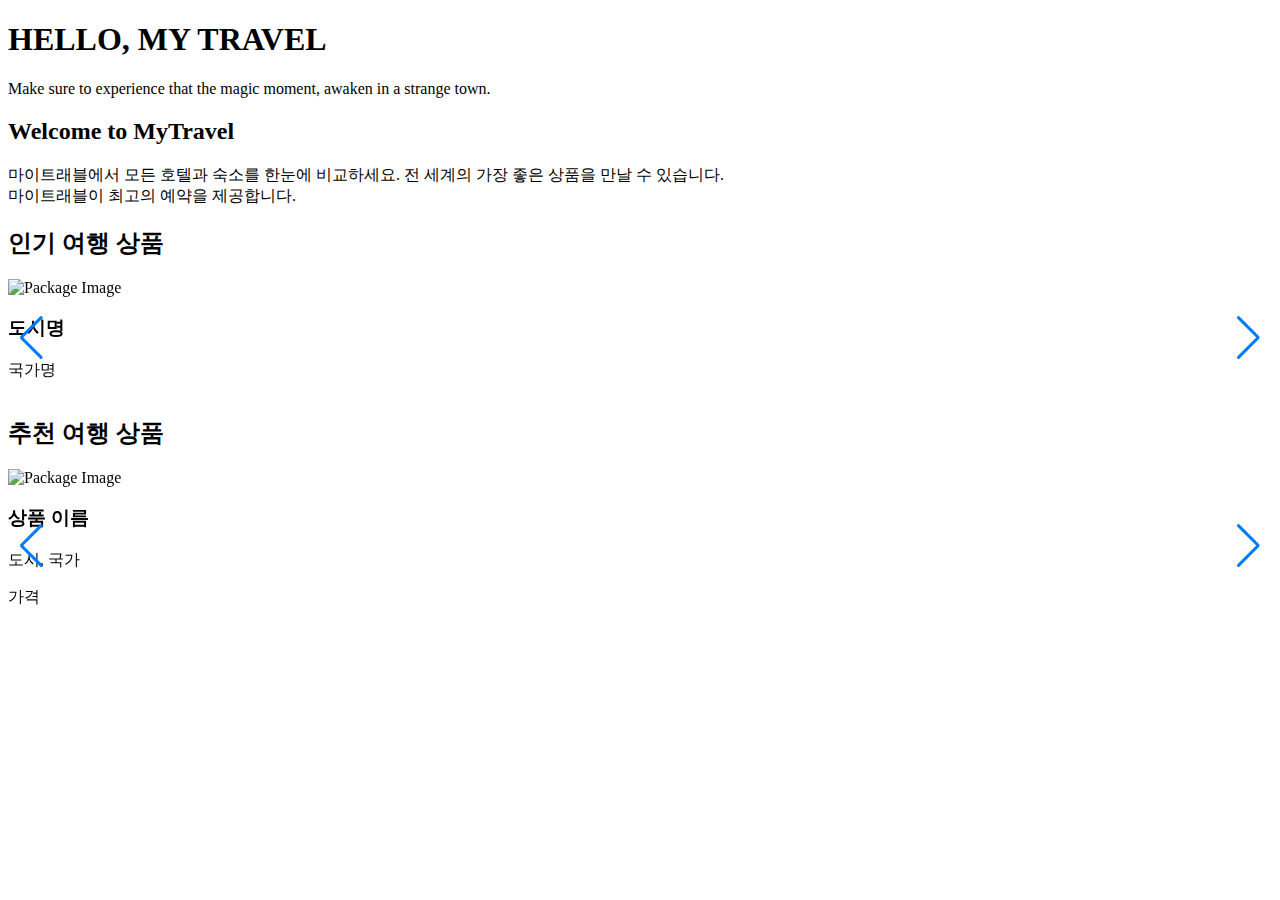
<file: src/main/resources/templates/index.html>
<!DOCTYPE html>
<html lang="ko" xmlns:th="http://www.thymeleaf.org">
<head>
    <meta charset="UTF-8"><title>My Travel - 최고의 여행 파트너</title>
    <link rel="stylesheet" th:href="@{/css/common.css}">
    <!-- 메인 페이지 전용 스타일 로드 -->
    <link rel="stylesheet" th:href="@{/css/pages/main.css}">
    <!-- Swiper.js CSS 추가 -->
    <link rel="stylesheet" href="https://cdn.jsdelivr.net/npm/swiper@11/swiper-bundle.min.css"/>
</head>
<body>
<th:block th:replace="~{fragments/header :: headerFragment}"></th:block>
<section class="hero-section">
    <div class="hero-content">
        <h1>HELLO, MY TRAVEL</h1>
        <p>Make sure to experience that the magic moment, awaken in a strange town.</p>
    </div>
</section>
<section class="welcome-section">
    <h2>Welcome to MyTravel</h2>
    <p>마이트래블에서 모든 호텔과 숙소를 한눈에 비교하세요. 전 세계의 가장 좋은 상품을 만날 수 있습니다.<br>마이트래블이 최고의 예약을 제공합니다.</p>
</section>
<main class="main-content">
    <!-- ========================= 인기 여행 상품 섹션 ========================= -->
    <section class="content-section">
        <h2 class="section-title">인기 여행 상품</h2>
        <!-- Swiper -->
        <div class="swiper popular-swiper">
            <div class="swiper-wrapper">
                <!-- 기존 th:each 루프를 swiper-slide 클래스에 적용 -->
                <div class="swiper-slide" th:each="pkg : ${popularPackages}">
                    <div class="package-card popular-card">
                        <a th:href="@{/packages/{id}(id=${pkg.id})}" class="card-link">
                            <div class="card-image-wrapper">
                                <img th:src="${pkg.thumbnailImageUrl}" alt="Package Image" class="card-image">                                <div class="overlay">
                                    <h3 class="overlay-title" th:text="${pkg.city}">도시명</h3>
                                    <p class="overlay-subtitle" th:text="${pkg.country}">국가명</p>
                                </div>
                            </div>
                        </a>
                    </div>
                </div>
            </div>
            <!-- 슬라이드 좌우 버튼 -->
            <div class="swiper-button-next"></div>
            <div class="swiper-button-prev"></div>
        </div>
    </section>

    <!-- ========================= 추천 여행 상품 섹션 ========================= -->
    <section class="content-section">
        <h2 class="section-title">추천 여행 상품</h2>
        <!-- Swiper -->
        <div class="swiper normal-swiper">
            <div class="swiper-wrapper">
                <!-- 기존 th:each 루프를 swiper-slide 클래스에 적용 -->
                <div class="swiper-slide" th:each="pkg : ${normalPackages}">
                    <div class="package-card normal-card">
                        <a th:href="@{/packages/{id}(id=${pkg.id})}" class="card-link">
                            <div class="card-image-wrapper">
                                <img th:src="${pkg.thumbnailImageUrl}" alt="Package Image" class="card-image">
                            </div>
                            <div class="card-content">
                                <h3 class="card-title" th:text="${pkg.name}">상품 이름</h3>
                                <p class="card-location" th:text="|${pkg.city}, ${pkg.country}|">도시, 국가</p>
                                <p class="card-price" th:text="|₩${#numbers.formatInteger(pkg.price, 3, 'COMMA')}|">가격</p>
                            </div>
                        </a>
                    </div>
                </div>
            </div>
            <!-- 페이지네이션 (점) -->
            <div class="swiper-pagination"></div>
            <!-- 슬라이드 좌우 버튼 -->
            <div class="swiper-button-next"></div>
            <div class="swiper-button-prev"></div>
        </div>
    </section>
</main>
<th:block th:replace="~{fragments/footer :: footerFragment}"></th:block>
<!-- Swiper.js JS 추가 (</body> 태그 바로 위에 추가) -->
<script src="https://cdn.jsdelivr.net/npm/swiper@11/swiper-bundle.min.js"></script>
<!-- 슬라이드 초기화 스크립트 (아래 4단계에서 작성) -->
<script th:src="@{/js/main.js}"></script>
</body>
</html>
</file>
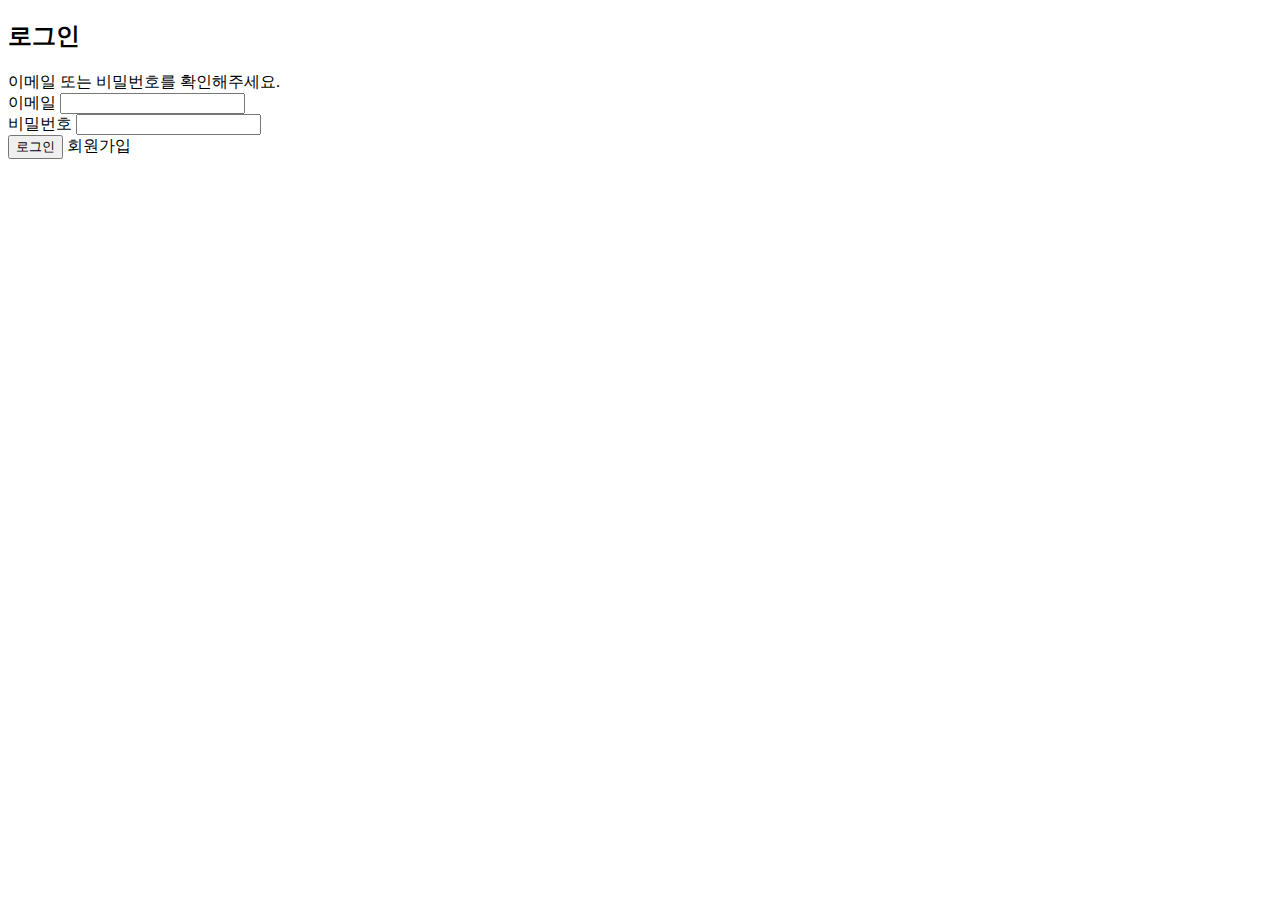
<file: src/main/resources/templates/login.html>
<!DOCTYPE html>
<html lang="ko" xmlns:th="http://www.thymeleaf.org">
<head>
    <meta charset="UTF-8"><title>로그인 - My Travel</title>
    <!-- 공통 스타일 로드 -->
    <link rel="stylesheet" th:href="@{/css/common.css}">
    <!-- 폼 전용 스타일 로드 -->
    <link rel="stylesheet" th:href="@{/css/forms.css}">
</head>
<body>
<th:block th:replace="~{fragments/header :: headerFragment}"></th:block>
<div class="form-container">
    <h2>로그인</h2>
    <form th:action="@{/users/login}" method="post">
        <!-- 로그인 실패 시 에러 메시지 -->
        <div th:if="${param.error}" class="error-message">
            이메일 또는 비밀번호를 확인해주세요.
        </div>

        <!-- 이메일 입력 필드 -->
        <div class="form-group">
            <label for="email">이메일</label>
            <input type="email" id="email" name="email" class="form-input">
        </div>

        <!-- 비밀번호 입력 필드 -->
        <div class="form-group">
            <label for="password">비밀번호</label>
            <input type="password" id="password" name="password" class="form-input">
        </div>

        <!-- ======== 버튼 그룹 (수정된 부분) ======== -->
        <div class="button-group">
            <!-- 기존 로그인 버튼 -->
            <button type="submit" class="btn-submit">로그인</button>
            <!-- 회원가입 페이지로 이동하는 링크 버튼 (추가) -->
            <a th:href="@{/users/signup}" class="btn-secondary">회원가입</a>
        </div>
        <!-- ======================================= -->

    </form>
</div>
<th:block th:replace="~{fragments/footer :: footerFragment}"></th:block>
</body>
</html>
</file>
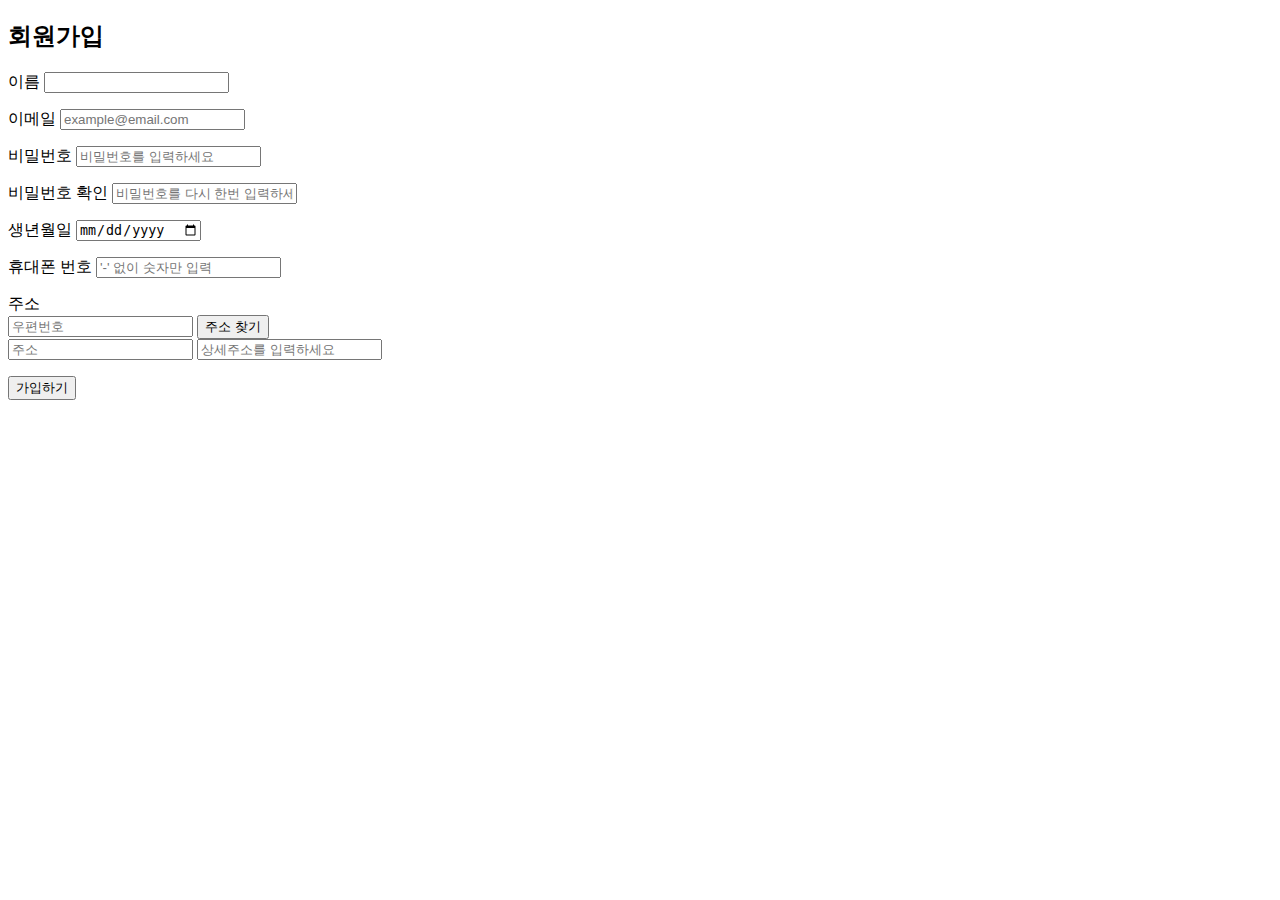
<file: src/main/resources/templates/signup.html>
<!DOCTYPE html>
<html lang="ko" xmlns:th="http://www.thymeleaf.org">
<head>
    <meta charset="UTF-8"><title>회원가입 - My Travel</title>
    <!-- 공통 스타일 로드 -->
    <link rel="stylesheet" th:href="@{/css/common.css}">
    <!-- 폼 기본 스타일 로드 -->
    <link rel="stylesheet" th:href="@{/css/forms.css}">
    <!-- 회원가입 페이지 전용 스타일 로드 -->
    <link rel="stylesheet" th:href="@{/css/pages/signup.css}">
</head>
<body>
<th:block th:replace="~{fragments/header :: headerFragment}"></th:block>

<div class="form-container">
    <h2>회원가입</h2>
    <form th:action="@{/users/signup}" th:object="${userSignUpDto}" method="post">
        <!-- ===== 글로벌 에러 메시지 ===== -->
        <div th:if="${#fields.hasGlobalErrors()}"><p class="error-message" th:each="err : ${#fields.globalErrors()}" th:text="${err}"></p></div>

        <!-- ===== 이름 ===== -->
        <div class="form-group">
            <label for="name">이름</label>
            <input type="text" id="name" th:field="*{name}" class="form-input">
            <p th:if="${#fields.hasErrors('name')}" th:errors="*{name}" class="error-message"></p>
        </div>

        <!-- ===== 이메일 ===== -->
        <div class="form-group">
            <label for="email">이메일</label>
            <input type="email" id="email" th:field="*{email}" class="form-input" placeholder="example@email.com">
            <p th:if="${#fields.hasErrors('email')}" th:errors="*{email}" class="error-message"></p>
        </div>

        <!-- ===== 비밀번호 ===== -->
        <div class="form-group">
            <label for="password">비밀번호</label>
            <input type="password" id="password" th:field="*{password}" class="form-input" placeholder="비밀번호를 입력하세요">
            <p th:if="${#fields.hasErrors('password')}" th:errors="*{password}" class="error-message"></p>
        </div>

        <!-- ===== 비밀번호 확인 ===== -->
        <div class="form-group">
            <label for="passwordConfirm">비밀번호 확인</label>
            <input type="password" id="passwordConfirm" th:field="*{passwordConfirm}" class="form-input" placeholder="비밀번호를 다시 한번 입력하세요">
            <p th:if="${#fields.hasErrors('passwordConfirm')}" th:errors="*{passwordConfirm}" class="error-message"></p>
        </div>

        <!-- ===== 생년월일 ===== -->
        <div class="form-group">
            <label for="birthdate">생년월일</label>
            <input type="date" id="birthdate" th:field="*{birthdate}" class="form-input">
            <p th:if="${#fields.hasErrors('birthdate')}" th:errors="*{birthdate}" class="error-message"></p>
        </div>

        <!-- ===== 휴대폰 번호 ===== -->
        <div class="form-group">
            <label for="phoneNumber">휴대폰 번호</label>
            <input type="tel" id="phoneNumber" th:field="*{phoneNumber}" class="form-input" placeholder="'-' 없이 숫자만 입력">
            <p th:if="${#fields.hasErrors('phoneNumber')}" th:errors="*{phoneNumber}" class="error-message"></p>
        </div>

        <!-- ===== 주소 (API 연동) ===== -->
        <div class="form-group">
            <label>주소</label>
            <div class="address-group">
                <input type="text" id="postcode" th:field="*{postcode}" class="form-input" placeholder="우편번호" readonly>
                <button type="button" id="btn-find-address" class="btn-find-address">주소 찾기</button>
            </div>
            <input type="text" id="address" th:field="*{address}" class="form-input" placeholder="주소" readonly>
            <input type="text" id="addressDetail" th:field="*{addressDetail}" class="form-input" placeholder="상세주소를 입력하세요">
            <p th:if="${#fields.hasErrors('address')}" th:errors="*{address}" class="error-message"></p>
            <p th:if="${#fields.hasErrors('addressDetail')}" th:errors="*{addressDetail}" class="error-message"></p>
        </div>

        <button type="submit" class="btn-submit">가입하기</button>
    </form>
</div>

<th:block th:replace="~{fragments/footer :: footerFragment}"></th:block>

<!-- Daum 우편번호 서비스 API 스크립트 로드 -->
<script src="//t1.daumcdn.net/mapjsapi/bundle/postcode/prod/postcode.v2.js"></script>
<!-- 회원가입 페이지 전용 스크립트 로드 -->
<script th:src="@{/js/signup.js}"></script>

</body>
</html>
</file>
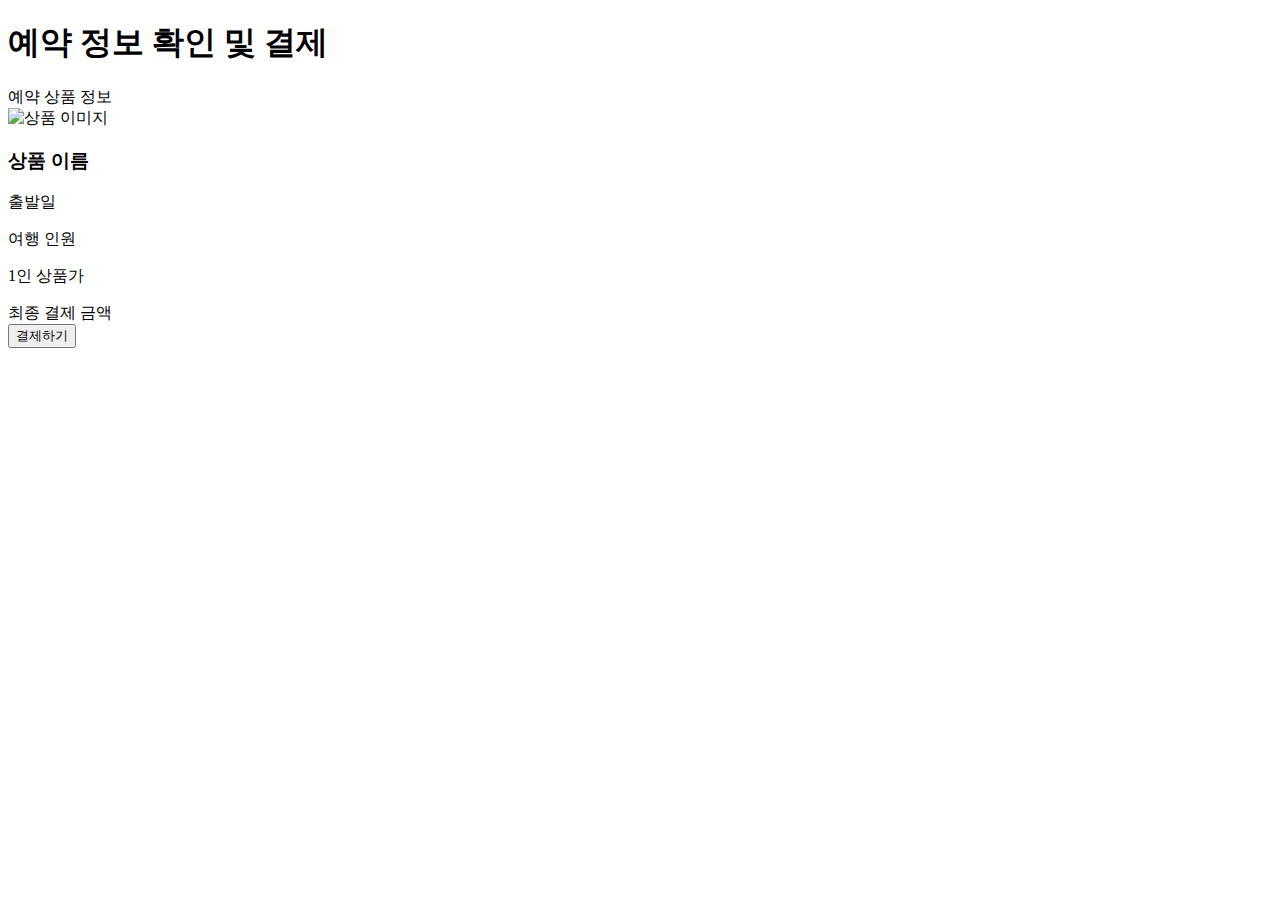
<file: src/main/resources/templates/booking/form.html>
<!DOCTYPE html>
<html lang="ko" xmlns:th="http://www.thymeleaf.org">
<head>
    <meta charset="UTF-8">
    <title>예약 및 결제 - My Travel</title>
    <!-- CSRF 토큰을 JavaScript에서 사용하기 위해 meta 태그에 추가 -->
    <meta name="_csrf" th:content="${_csrf.token}"/>
    <meta name="_csrf_header" th:content="${_csrf.headerName}"/>

    <link rel="stylesheet" th:href="@{/css/common.css}">
    <link rel="stylesheet" th:href="@{/css/pages/booking.css}">

    <!-- jQuery (아임포트 라이브러리가 jQuery에 의존) -->
    <script src="https://code.jquery.com/jquery-3.6.0.min.js"></script>
    <!-- 아임포트 라이브러리 -->
    <script src="https://cdn.iamport.kr/js/iamport.payment-1.2.0.js"></script>
</head>
<body>
<th:block th:replace="~{fragments/header :: headerFragment}"></th:block>

<div class="booking-page-container">
    <header class="booking-header">
        <h1>예약 정보 확인 및 결제</h1>
    </header>

    <main class="booking-container">
        <!-- 숨겨진 데이터: JavaScript에서 사용 -->
        <input type="hidden" id="packageId" th:value="${bookingInfo.packageId}">
        <input type="hidden" id="departureDate" th:value="${bookingInfo.departureDate}">
        <input type="hidden" id="travelerCount" th:value="${bookingInfo.travelerCount}">

        <!-- 예약 정보 표시 영역 -->
        <section class="info-column">
            <div class="summary-card">
                <div class="summary-card-header">예약 상품 정보</div>
                <div class="summary-card-body">
                    <div class="product-info">
                        <img th:src="${packageInfo.thumbnailImageUrl}" alt="상품 이미지" class="product-image">
                        <div class="product-details">
                            <h3 th:text="${packageInfo.name}">상품 이름</h3>
                            <p th:text="|${packageInfo.country} / ${packageInfo.city}|"></p>
                        </div>
                    </div>
                    <div class="booking-details-list">
                        <dl><dt>출발일</dt><dd th:text="${bookingInfo.departureDate}"></dd></dl>
                        <dl><dt>여행 인원</dt><dd th:text="|총 ${bookingInfo.travelerCount}명|"></dd></dl>
                        <dl><dt>1인 상품가</dt><dd th:text="|₩${#numbers.formatInteger(packageInfo.price, 3, 'COMMA')}|"></dd></dl>
                    </div>
                </div>
            </div>
        </section>

        <!-- 결제 진행 영역 -->
        <aside class="payment-column">
            <div class="payment-box">
                <div class="final-price">
                    <div>
                        <span>최종 결제 금액</span>
                        <strong th:text="|₩${#numbers.formatInteger(totalPrice, 3, 'COMMA')}|"></strong>
                    </div>
                </div>
                <button type="button" id="payment-btn">결제하기</button>
            </div>
        </aside>
    </main>
</div>

<th:block th:replace="~{fragments/footer :: footerFragment}"></th:block>
<script th:src="@{/js/booking.js}"></script>
</body>
</html>
</file>
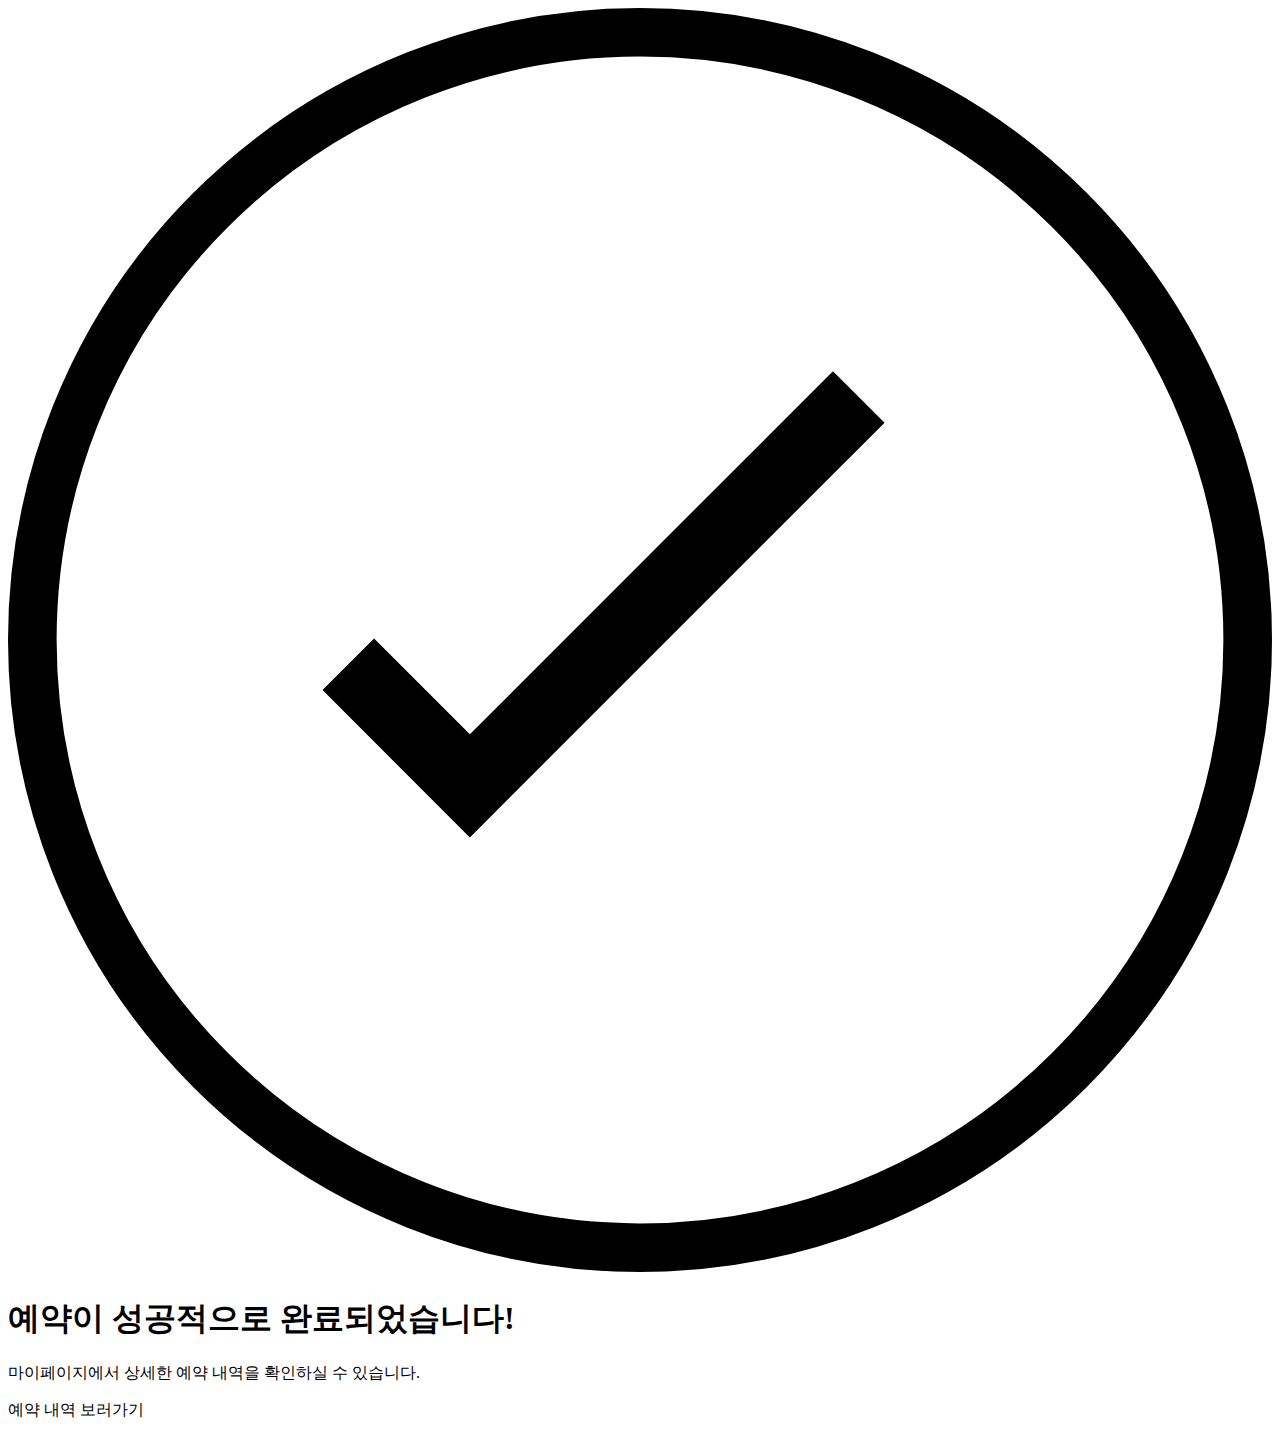
<file: src/main/resources/templates/booking/success.html>
<!DOCTYPE html>
<html lang="ko" xmlns:th="http://www.thymeleaf.org">
<head>
    <meta charset="UTF-8">
    <title>예약 완료 - My Travel</title>
    <link rel="stylesheet" th:href="@{/css/common.css}">
    <link rel="stylesheet" th:href="@{/css/pages/booking.css}">
</head>
<body>
<th:block th:replace="~{fragments/header :: headerFragment}"></th:block>

<div class="booking-page-container">
    <div class="success-container">
        <svg class="success-icon" xmlns="http://www.w3.org/2000/svg" viewBox="0 0 52 52">
            <circle cx="26" cy="26" r="25" fill="none" stroke="currentColor" stroke-width="2"/>
            <path fill="none" stroke="currentColor" stroke-width="3" d="M14 27l5 5 16-16"/>
        </svg>
        <h1>예약이 성공적으로 완료되었습니다!</h1>
        <p>마이페이지에서 상세한 예약 내역을 확인하실 수 있습니다.</p>
        <a th:href="@{/users/mypage/bookings}" class="btn">예약 내역 보러가기</a>
    </div>
</div>

<th:block th:replace="~{fragments/footer :: footerFragment}"></th:block>
</body>
</html>
</file>
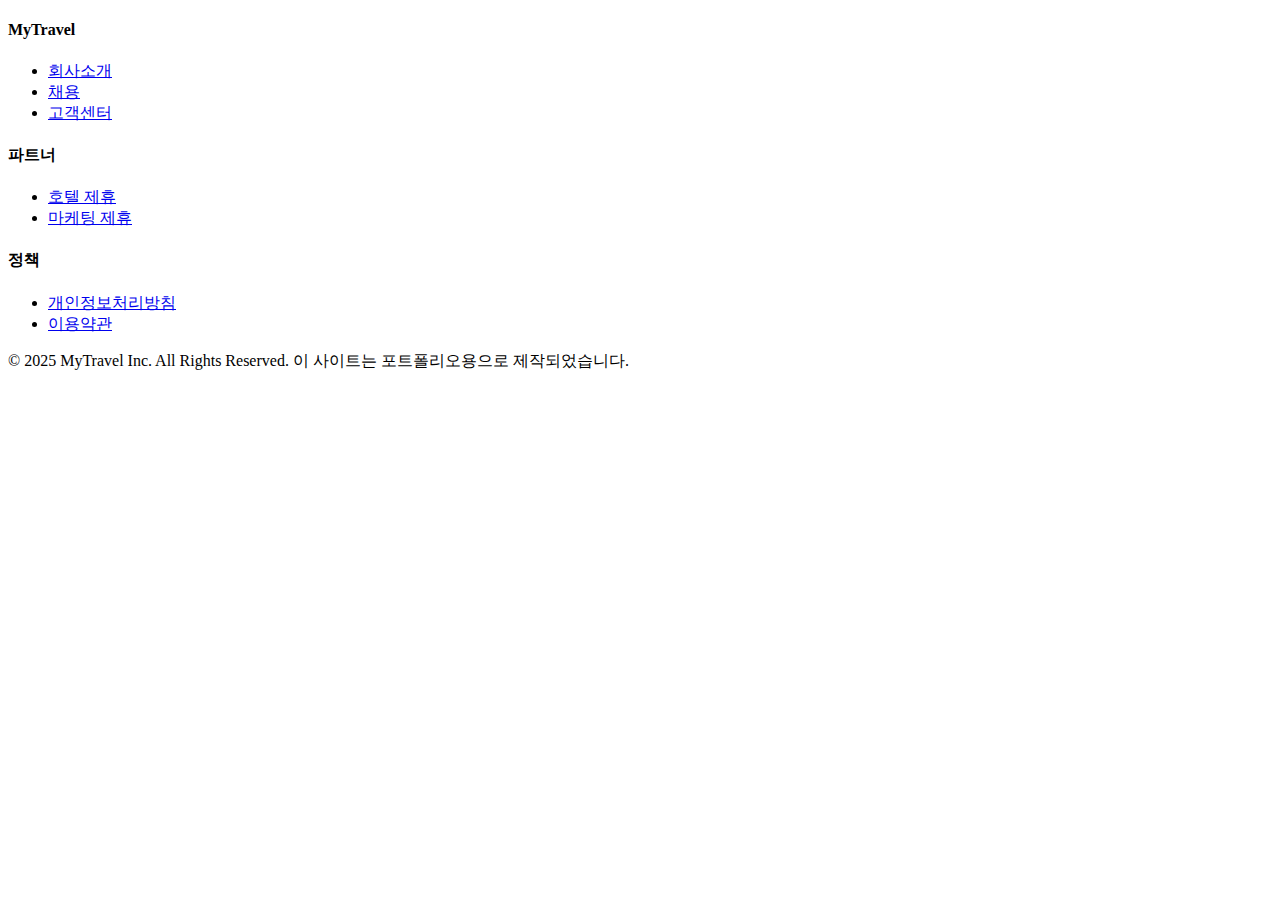
<file: src/main/resources/templates/fragments/footer.html>
<!DOCTYPE html>
<html xmlns:th="http://www.thymeleaf.org">
<footer class="site-footer" th:fragment="footerFragment">
    <div class="footer-container">
        <div class="footer-section">
            <h4>MyTravel</h4>
            <ul>
                <li><a href="#">회사소개</a></li>
                <li><a href="#">채용</a></li>
                <li><a href="#">고객센터</a></li>
            </ul>
        </div>
        <div class="footer-section">
            <h4>파트너</h4>
            <ul>
                <li><a href="#">호텔 제휴</a></li>
                <li><a href="#">마케팅 제휴</a></li>
            </ul>
        </div>
        <div class="footer-section">
            <h4>정책</h4>
            <ul>
                <li><a href="#">개인정보처리방침</a></li>
                <li><a href="#">이용약관</a></li>
            </ul>
        </div>
    </div>
    <div class="footer-bottom">
        <p>© 2025 MyTravel Inc. All Rights Reserved. 이 사이트는 포트폴리오용으로 제작되었습니다.</p>
    </div>
</footer>
</html>
</file>
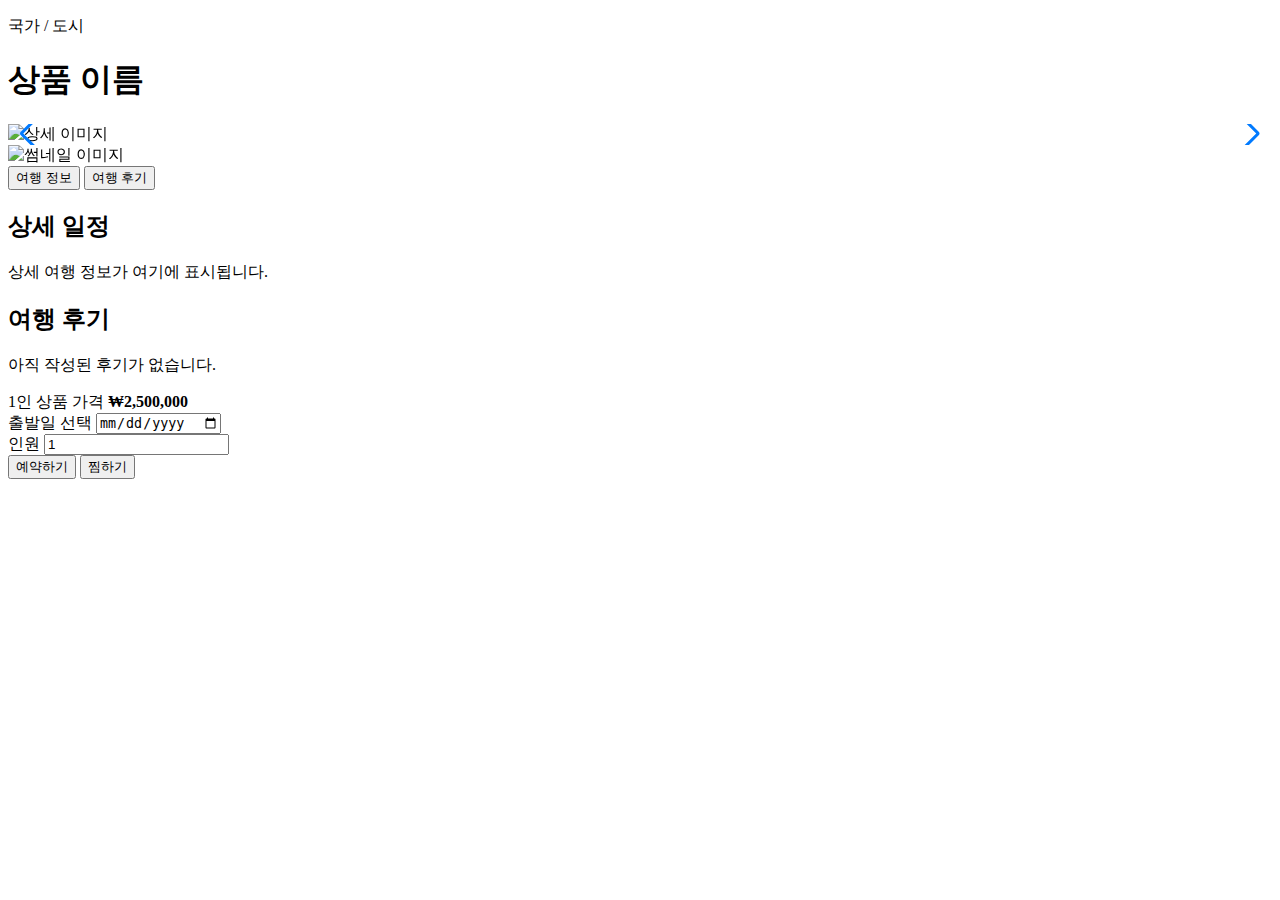
<file: src/main/resources/templates/packages/detail.html>
<!DOCTYPE html>
<html lang="ko" xmlns:th="http://www.thymeleaf.org">
<head>
    <meta charset="UTF-8">
    <title th:text="|${package.name} - My Travel|">상품 상세</title>
    <link rel="stylesheet" th:href="@{/css/common.css}">
    <!-- 상세 페이지 전용 스타일 -->
    <link rel="stylesheet" th:href="@{/css/pages/detail.css}">
    <!-- Swiper.js CSS (이미지 갤러리용) -->
    <link rel="stylesheet" href="https://cdn.jsdelivr.net/npm/swiper@11/swiper-bundle.min.css"/>
</head>
<body>
<th:block th:replace="~{fragments/header :: headerFragment}"></th:block>

<div class="detail-container">
    <!-- 메인 컨텐츠 영역 -->
    <main class="main-content">
        <!-- 상품명 헤더 -->
        <header class="package-header">
            <p class="package-location" th:text="|${package.country} / ${package.city}|">국가 / 도시</p>
            <h1 th:text="${package.name}">상품 이름</h1>
        </header>

        <!-- 이미지 갤러리 -->
        <section class="gallery-section">
            <div class="swiper gallery-main">
                <div class="swiper-wrapper">
                    <div class="swiper-slide" th:each="imgUrl : ${package.imageUrls}">
                        <img th:src="${imgUrl}" alt="상세 이미지">
                    </div>
                </div>
                <div class="swiper-button-next"></div>
                <div class="swiper-button-prev"></div>
            </div>
            <div class="swiper gallery-thumbs">
                <div class="swiper-wrapper">
                    <div class="swiper-slide" th:each="imgUrl : ${package.imageUrls}">
                        <img th:src="${imgUrl}" alt="썸네일 이미지">
                    </div>
                </div>
            </div>
        </section>

        <!-- 정보 탭 -->
        <section class="tab-section">
            <nav class="tab-nav">
                <button class="tab-button active" data-tab="tab-info">여행 정보</button>
                <button class="tab-button" data-tab="tab-review">여행 후기</button>
            </nav>
            <div class="tab-content">
                <div id="tab-info" class="tab-panel active">
                    <h2>상세 일정</h2>
                    <!-- 복잡한 로직을 모두 제거하고, 단순히 description 필드를 출력합니다. -->
                    <p class="itinerary" th:utext="${package.description}">
                        상세 여행 정보가 여기에 표시됩니다.
                    </p>
                </div>
                <div id="tab-review" class="tab-panel">
                    <h2>여행 후기</h2>
                    <p>아직 작성된 후기가 없습니다.</p>
                </div>
            </div>
        </section>
    </main>

    <!-- 예약 사이드바 -->
    <aside class="sidebar">
        <div class="booking-box">
            <div class="price-info">
                <span>1인 상품 가격</span>
                <strong th:text="|₩${#numbers.formatInteger(package.price, 3, 'COMMA')}|">₩2,500,000</strong>
            </div>
            <form th:action="@{/booking/form}" method="post" class="booking-form">
                <input type="hidden" name="packageId" th:value="${package.id}">
                <div class="form-group">
                    <label for="departure-date">출발일 선택</label>
                    <input type="date" id="departure-date" name="departureDate" class="form-input" required>
                </div>
                <div class="form-group">
                    <label for="travelers">인원</label>
                    <input type="number" id="travelers" name="travelerCount" value="1" min="1" class="form-input" required>
                </div>
                <button type="submit" class="btn-primary">예약하기</button>
                <button type="button" class="btn-outline">찜하기</button>
            </form>
        </div>
    </aside>
</div>

<th:block th:replace="~{fragments/footer :: footerFragment}"></th:block>

<!-- Swiper.js JS -->
<script src="https://cdn.jsdelivr.net/npm/swiper@11/swiper-bundle.min.js"></script>
<!-- 상세 페이지 전용 스크립트 -->
<script th:src="@{/js/detail.js}"></script>
</body>
</html>
</file>
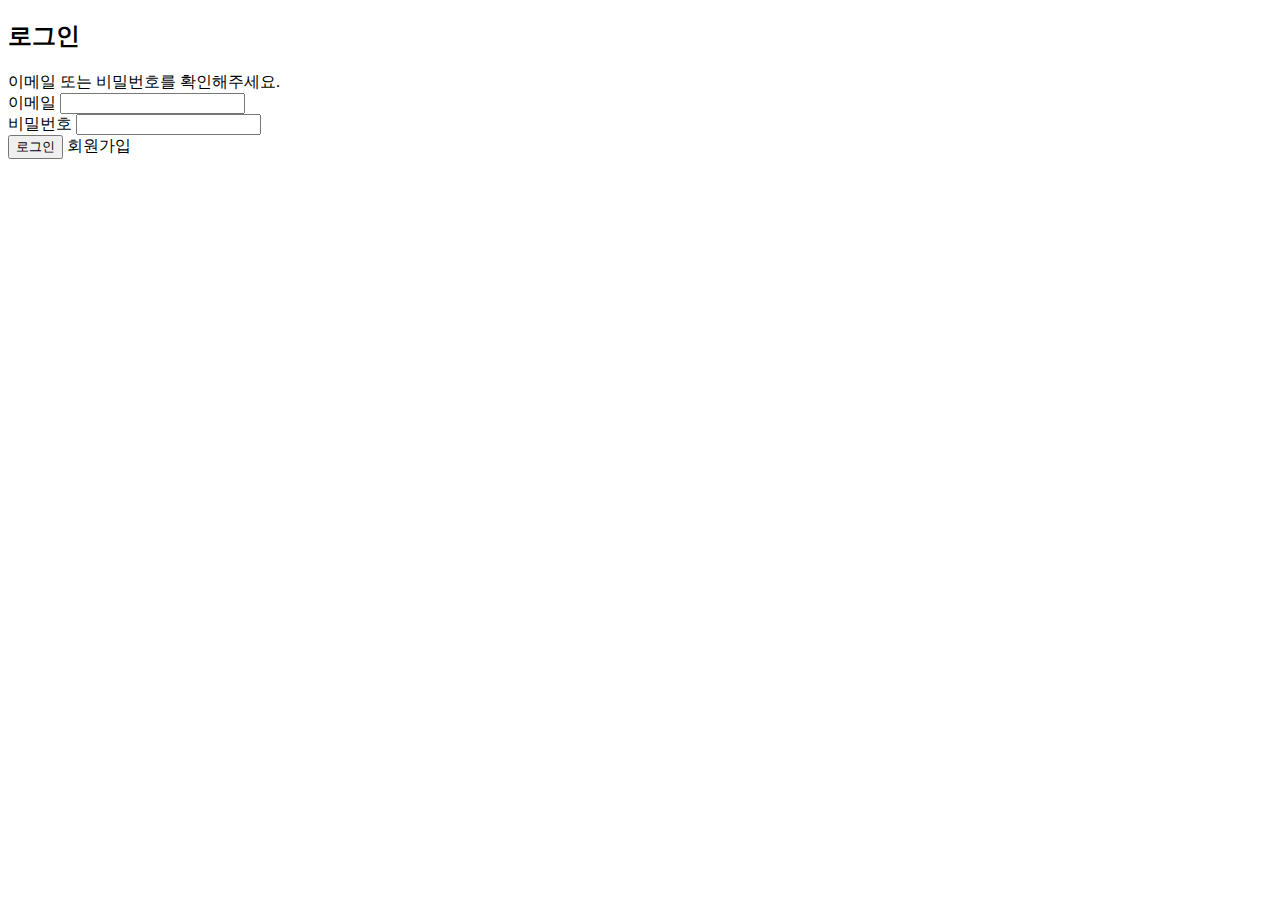
<file: src/main/resources/templates/users/login.html>
<!DOCTYPE html>
<html lang="ko" xmlns:th="http://www.thymeleaf.org">
<head>
    <meta charset="UTF-8"><title>로그인 - My Travel</title>
    <!-- 공통 스타일 로드 -->
    <link rel="stylesheet" th:href="@{/css/common.css}">
    <!-- 폼 전용 스타일 로드 -->
    <link rel="stylesheet" th:href="@{/css/forms.css}">
</head>
<body>
<th:block th:replace="~{fragments/header :: headerFragment}"></th:block>
<div class="form-container">
    <h2>로그인</h2>
    <form th:action="@{/users/login}" method="post">
        <!-- Spring Security의 CSRF 토큰을 form에 자동으로 포함시킵니다. -->
        <input type="hidden" th:name="${_csrf.parameterName}" th:value="${_csrf.token}" />

        <!-- 로그인 실패 시 에러 메시지 -->
        <div th:if="${param.error}" class="error-message">
            이메일 또는 비밀번호를 확인해주세요.
        </div>

        <!-- 이메일 입력 필드 -->
        <div class="form-group">
            <label for="email">이메일</label>
            <input type="email" id="email" name="email" class="form-input">
        </div>

        <!-- 비밀번호 입력 필드 -->
        <div class="form-group">
            <label for="password">비밀번호</label>
            <input type="password" id="password" name="password" class="form-input">
        </div>

        <!-- ======== 버튼 그룹 (수정된 부분) ======== -->
        <div class="button-group">
            <!-- 기존 로그인 버튼 -->
            <button type="submit" class="btn-submit">로그인</button>
            <!-- 회원가입 페이지로 이동하는 링크 버튼 (추가) -->
            <a th:href="@{/users/signup}" class="btn-secondary">회원가입</a>
        </div>
        <!-- ======================================= -->

    </form>
</div>
<th:block th:replace="~{fragments/footer :: footerFragment}"></th:block>
<script th:inline="javascript">
    /* RedirectAttributes로 전달된 메시지가 있는지 확인합니다. */
    var message = /*[[${signupSuccess}]]*/ null;
    if (message) {
        alert(message);
    }
</script>
</body>
</html>
</file>
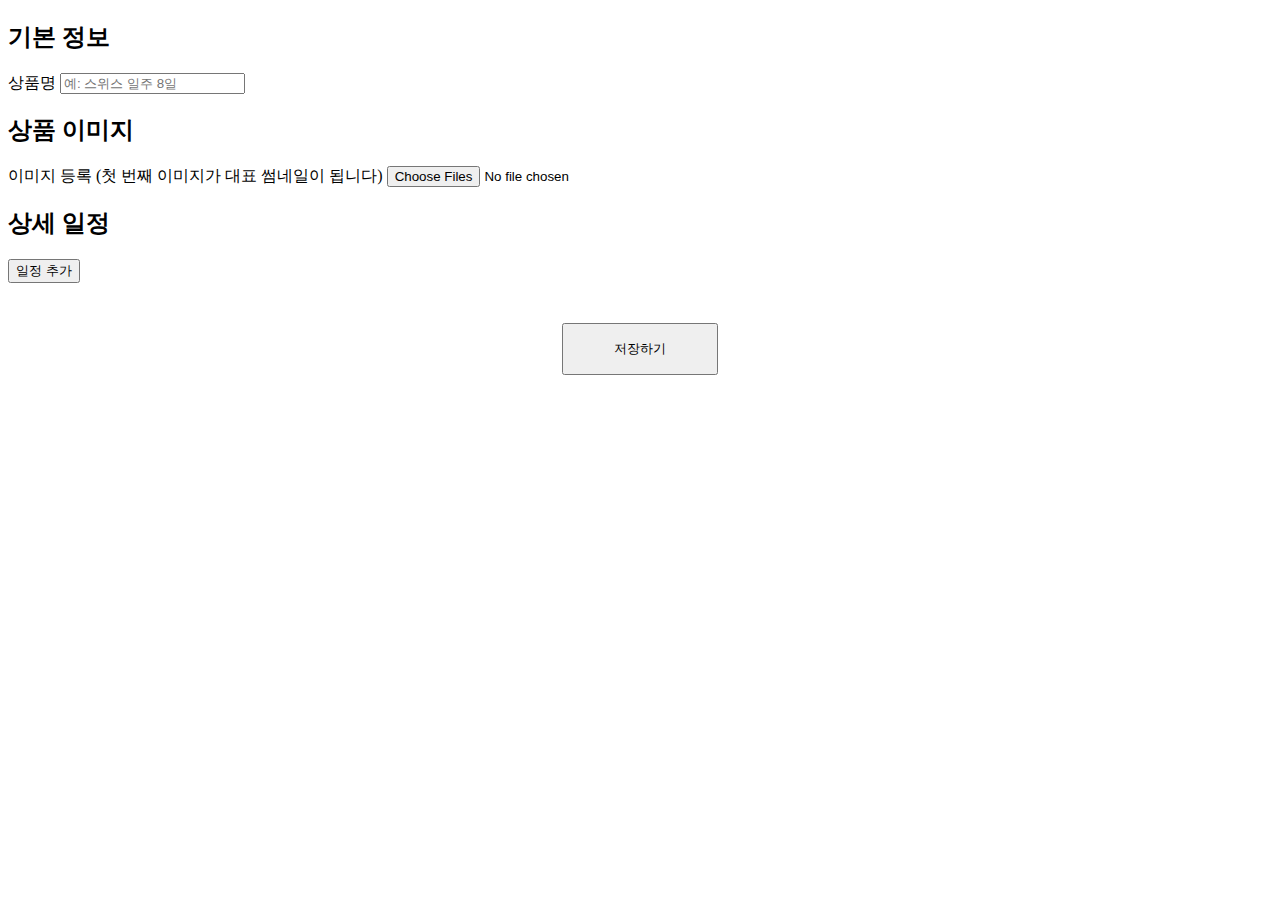
<file: src/main/resources/templates/admin/admin/form.html>
<!DOCTYPE html>
<html lang="ko" xmlns:th="http://www.thymeleaf.org">
<head>
    <meta charset="UTF-8">
    <title>관리자 - 상품 등록</title>
    <link rel="stylesheet" th:href="@{/css/admin/admin-common.css}">
    <link rel="stylesheet" th:href="@{/css/admin/package-form.css}">
</head>
<body>
<div class="admin-container">
    <header class="admin-header">
        <h1 class="admin-title" th:text="${packageFormDto.id == null} ? '새 상품 등록' : '상품 수정'"></h1>
    </header>

    <form role="form" method="post" enctype="multipart/form-data" th:object="${packageFormDto}">
        <input type="hidden" th:field="*{id}">

        <h2 class="form-section-title">기본 정보</h2>
        <div class="form-group">
            <label th:for="name">상품명</label>
            <input type="text" th:field="*{name}" class="form-control" placeholder="예: 스위스 일주 8일">
        </div>
        <!-- ... TravelPackage의 다른 필드들을 form-group으로 추가 ... -->

        <h2 class="form-section-title">상품 이미지</h2>
        <div class="form-group">
            <label for="imageFiles">이미지 등록 (첫 번째 이미지가 대표 썸네일이 됩니다)</label>
            <input type="file" id="imageFiles" name="imageFiles" class="form-control" multiple>
            <div id="image-preview-container" class="image-preview-container"></div>
        </div>

        <h2 class="form-section-title">상세 일정</h2>
        <div id="itinerary-container">
            <!-- JavaScript로 동적으로 추가될 영역 -->
        </div>
        <button type="button" id="add-itinerary-btn" class="btn btn-secondary">일정 추가</button>

        <div style="text-align: center; margin-top: 40px;">
            <button type="submit" class="btn btn-primary" style="padding: 15px 50px;">저장하기</button>
        </div>
    </form>
</div>

<script th:src="@{/js/admin/package-form.js}"></script>
</body>
</html>
</file>
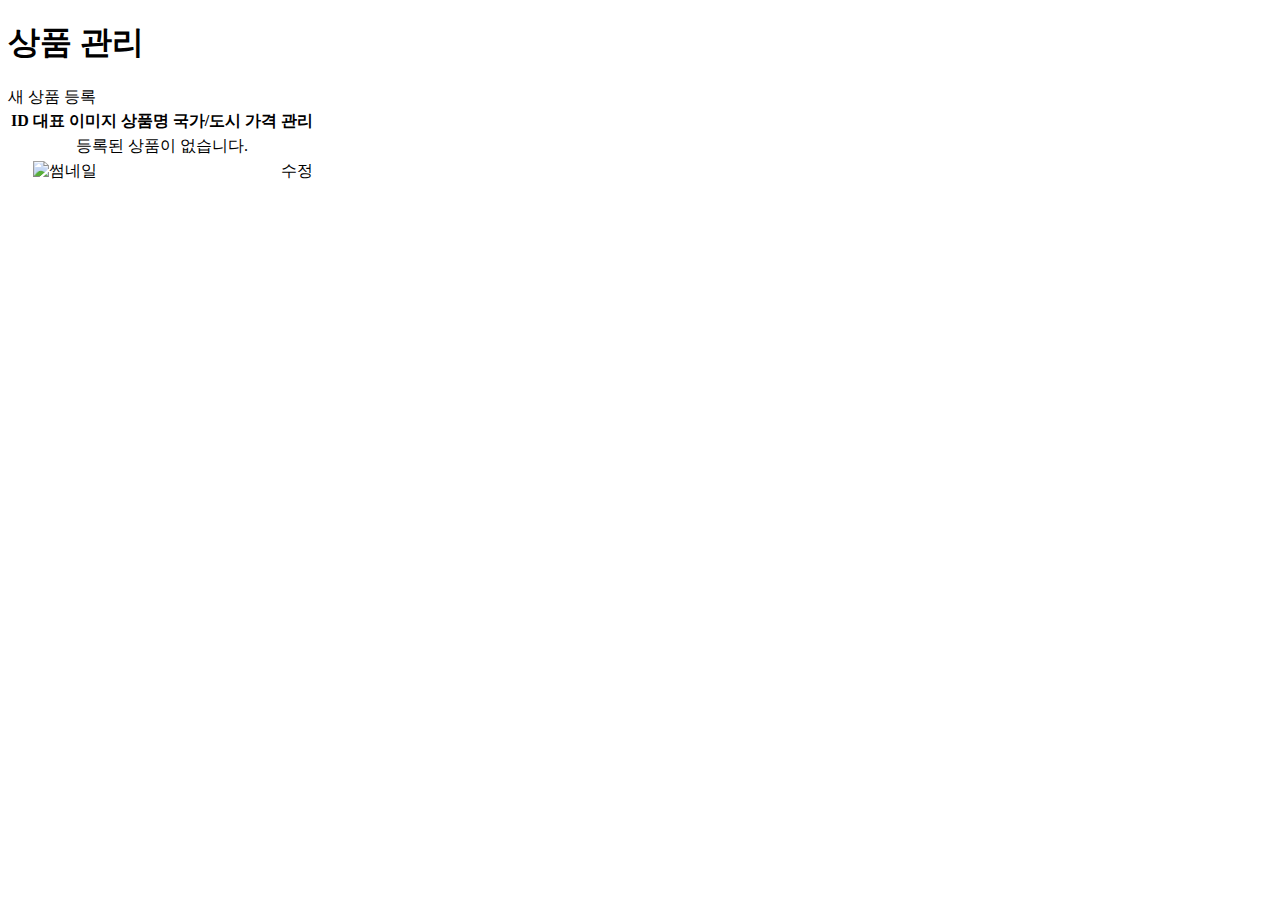
<file: src/main/resources/templates/admin/admin/list.html>
<!DOCTYPE html>
<html lang="ko" xmlns:th="http://www.thymeleaf.org">
<head>
  <meta charset="UTF-8">
  <title>관리자 - 상품 목록</title>
  <link rel="stylesheet" th:href="@{/css/admin/admin-common.css}">
</head>
<body>
<div class="admin-container">
  <header class="admin-header">
    <h1 class="admin-title">상품 관리</h1>
    <a th:href="@{/admin/packages/new}" class="btn btn-primary">새 상품 등록</a>
  </header>

  <main>
    <table class="admin-table">
      <thead>
      <tr>
        <th>ID</th>
        <th>대표 이미지</th>
        <th>상품명</th>
        <th>국가/도시</th>
        <th>가격</th>
        <th>관리</th>
      </tr>
      </thead>
      <tbody>
      <tr th:if="${packages.isEmpty()}">
        <td colspan="6" style="text-align: center;">등록된 상품이 없습니다.</td>
      </tr>
      <tr th:each="pkg : ${packages}">
        <td th:text="${pkg.id}"></td>
        <td>
          <img th:if="${pkg.thumbnailImageUrl}" th:src="${pkg.thumbnailImageUrl}" width="120" alt="썸네일">
        </td>
        <td th:text="${pkg.name}"></td>
        <td th:text="|${pkg.country} / ${pkg.city}|"></td>
        <td th:text="|₩${#numbers.formatInteger(pkg.price, 3, 'COMMA')}|"></td>
        <td>
          <a th:href="@{'/admin/packages/' + ${pkg.id} + '/edit'}" class="btn btn-secondary">수정</a>
        </td>
      </tr>
      </tbody>
    </table>
  </main>
</div>
</body>
</html>
</file>
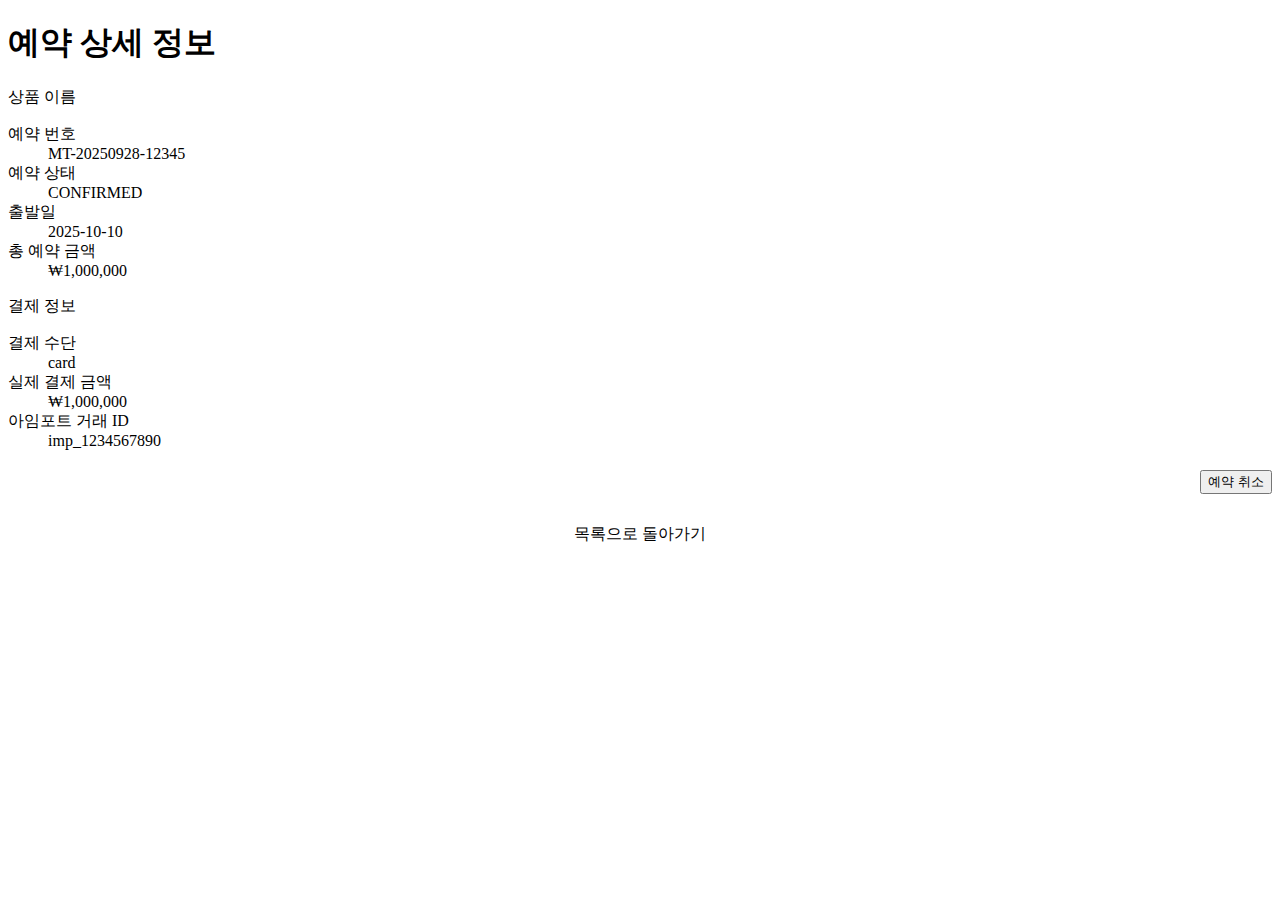
<file: src/main/resources/templates/users/mypage/booking-detail.html>
<!DOCTYPE html>
<!--
  1. xmlns:layout 속성으로 Thymeleaf Layout Dialect를 사용한다고 선언합니다.
  2. layout:decorate 속성으로 이 페이지의 전체적인 틀(Layout)이 될 파일을 지정합니다.
-->
<html lang="ko" xmlns:th="http://www.thymeleaf.org"
      xmlns:layout="http://www.ultraq.net.nz/thymeleaf/layout"
      layout:decorate="~{users/mypage/layout}">

<!--
  <head> 태그 안에 있는 내용은 layout.html의 <head> 내용과 병합됩니다.
  여기서 정의한 <title>은 layout.html의 <title>을 덮어쓰거나 패턴에 맞춰 적용됩니다.
-->
<head>
  <title>예약 상세 정보</title>
</head>

<body>

<!--
  layout:fragment="content" 속성은 이 <section> 태그의 내용이
  layout.html 파일에 있는 layout:fragment="content" 부분을 대체할 "알맹이"라는 것을 의미합니다.
-->
<section layout:fragment="content">
  <h1>예약 상세 정보</h1>

  <!-- 컨트롤러에서 전달한 'bookingDetail' 객체를 사용하기 위해 th:object를 선언합니다. -->
  <div th:object="${bookingDetail}">

    <!-- 예약 상품 정보 섹션 -->
    <div class="detail-section">
      <div class="detail-section-header" th:text="*{bookingInfo.productName}">상품 이름</div>
      <div class="detail-section-body">
        <dl class="detail-list">
          <div>
            <dt>예약 번호</dt>
            <dd th:text="*{bookingInfo.bookingNumber}">MT-20250928-12345</dd>
          </div>
          <div>
            <dt>예약 상태</dt>
            <dd th:text="*{bookingInfo.status.name()}">CONFIRMED</dd>
          </div>
          <div>
            <dt>출발일</dt>
            <dd th:text="*{bookingInfo.departureDate}">2025-10-10</dd>
          </div>
          <div>
            <dt>총 예약 금액</dt>
            <dd th:text="|₩${#numbers.formatInteger(bookingInfo.totalPrice, 3, 'COMMA')}|">₩1,000,000</dd>
          </div>
        </dl>
      </div>
    </div>

    <!-- 결제 정보 섹션 -->
    <!-- th:if를 사용하여 결제 정보(paymentInfo)가 존재할 경우에만 이 섹션을 보여줍니다. -->
    <div class="detail-section" th:if="*{paymentInfo != null}">
      <div class="detail-section-header">결제 정보</div>
      <div class="detail-section-body">
        <dl class="detail-list">
          <div>
            <dt>결제 수단</dt>
            <dd th:text="*{paymentInfo.paymentMethod}">card</dd>
          </div>
          <div>
            <dt>실제 결제 금액</dt>
            <dd th:text="|₩${#numbers.formatInteger(paymentInfo.amount, 3, 'COMMA')}|">₩1,000,000</dd>
          </div>
          <div>
            <dt>아임포트 거래 ID</dt>
            <dd th:text="*{paymentInfo.pgTransactionId}">imp_1234567890</dd>
          </div>
        </dl>
      </div>
    </div>

    <!-- 예약 취소 버튼 (예약 상태가 '확정'일 경우에만 표시) -->
    <div style="text-align: right; margin-top: 20px;" th:if="${bookingDetail.bookingInfo.status.name() == 'CONFIRMED'}">
      <button class="btn btn-danger">예약 취소</button>
    </div>

    <!-- 목록으로 돌아가기 버튼 -->
    <div style="text-align: center; margin-top: 30px;">
      <a th:href="@{/users/mypage/bookings}" class="btn btn-secondary">목록으로 돌아가기</a>
    </div>

  </div>
</section>

</body>
</html>
</file>
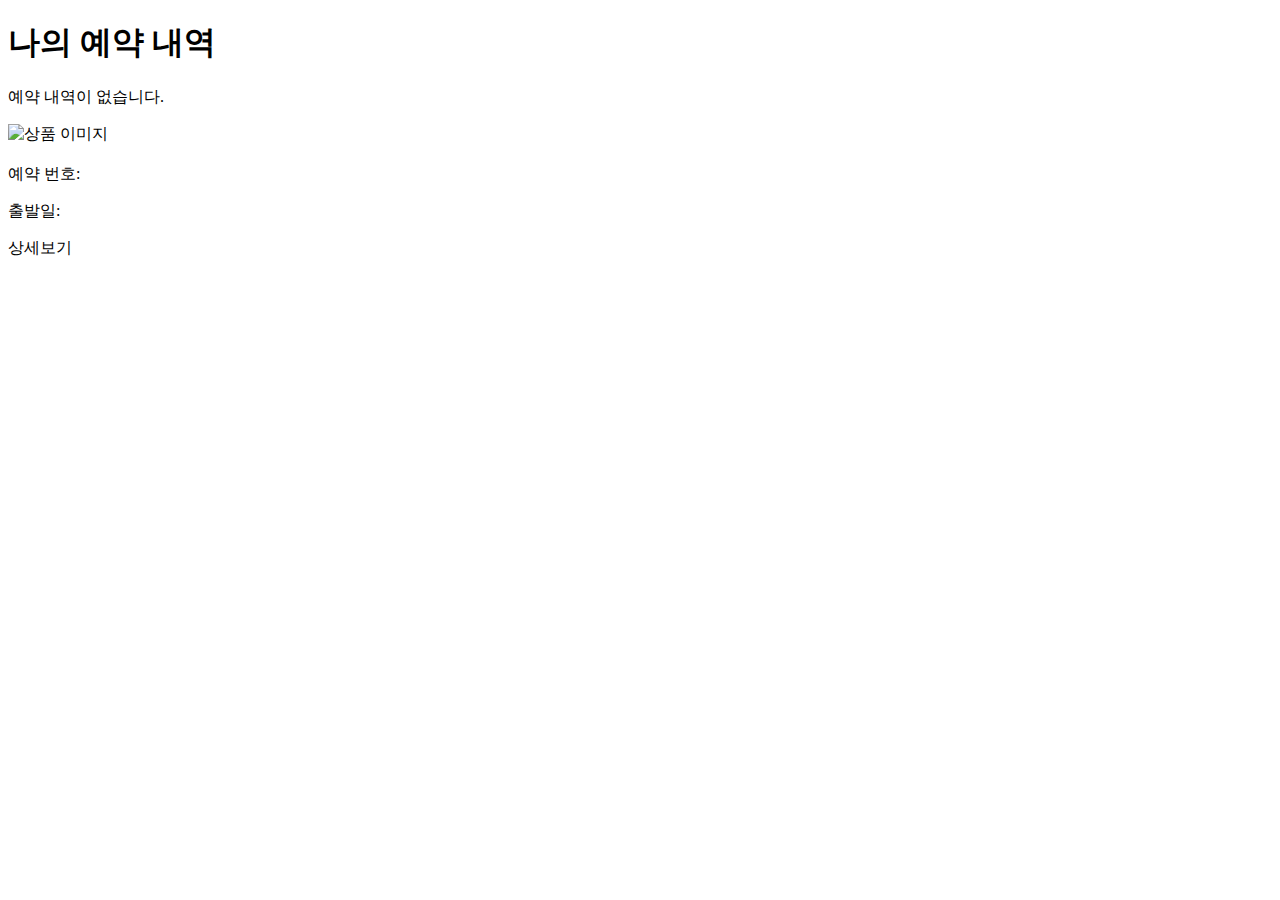
<file: src/main/resources/templates/users/mypage/bookings.html>
<!DOCTYPE html>
<!-- ★★★ layout:decorate 속성으로 사용할 레이아웃 파일을 지정합니다. ★★★ -->
<html lang="ko" xmlns:th="http://www.thymeleaf.org"
      xmlns:layout="http://www.ultraq.net.nz/thymeleaf/layout"
      layout:decorate="~{users/mypage/layout}">

<!--
  <head> 태그 안에 title을 정의하면, layout.html의 title이 이 내용으로 바뀝니다.
  이 파일의 나머지 head 내용은 layout.html의 head와 병합됩니다.
-->
<head>
    <title>나의 예약 내역</title>
</head>

<body>
<!-- ★★★ layout:fragment="content" : layout.html의 content 부분을 이 내용으로 채웁니다. ★★★ -->
<section layout:fragment="content">
    <h1>나의 예약 내역</h1>
    <div th:if="${bookings.isEmpty()}" class="no-content">
        <p>예약 내역이 없습니다.</p>
    </div>
    <div th:unless="${bookings.isEmpty()}" class="booking-list">
        <!-- ... (이전과 동일한 예약 카드 목록 코드) ... -->
        <div th:each="booking : ${bookings}" class="booking-card">
            <img th:src="${booking.thumbnailImageUrl}" alt="상품 이미지" class="booking-card-image">
            <div class="booking-info">
                <span class="status"
                      th:classappend="${booking.status.name() == 'CONFIRMED'} ? 'confirmed' : (${booking.status.name() == 'CANCELLED'} ? 'cancelled' : 'pending')"
                      th:text="${booking.status.name()}"></span>
                <h3><a th:href="@{'/users/mypage/bookings/' + ${booking.bookingId}}" th:text="${booking.productName}"></a></h3>
                <p>예약 번호: <span th:text="${booking.bookingNumber}"></span></p>
                <p>출발일: <span th:text="${booking.departureDate}"></span></p>
            </div>
            <div class="booking-actions">
                <strong th:text="|₩${#numbers.formatInteger(booking.totalPrice, 3, 'COMMA')}|"></strong>
                <a th:href="@{'/users/mypage/bookings/' + ${booking.bookingId}}" class="btn">상세보기</a>
            </div>
        </div>
    </div>
</section>
</body>
</html>
</file>
